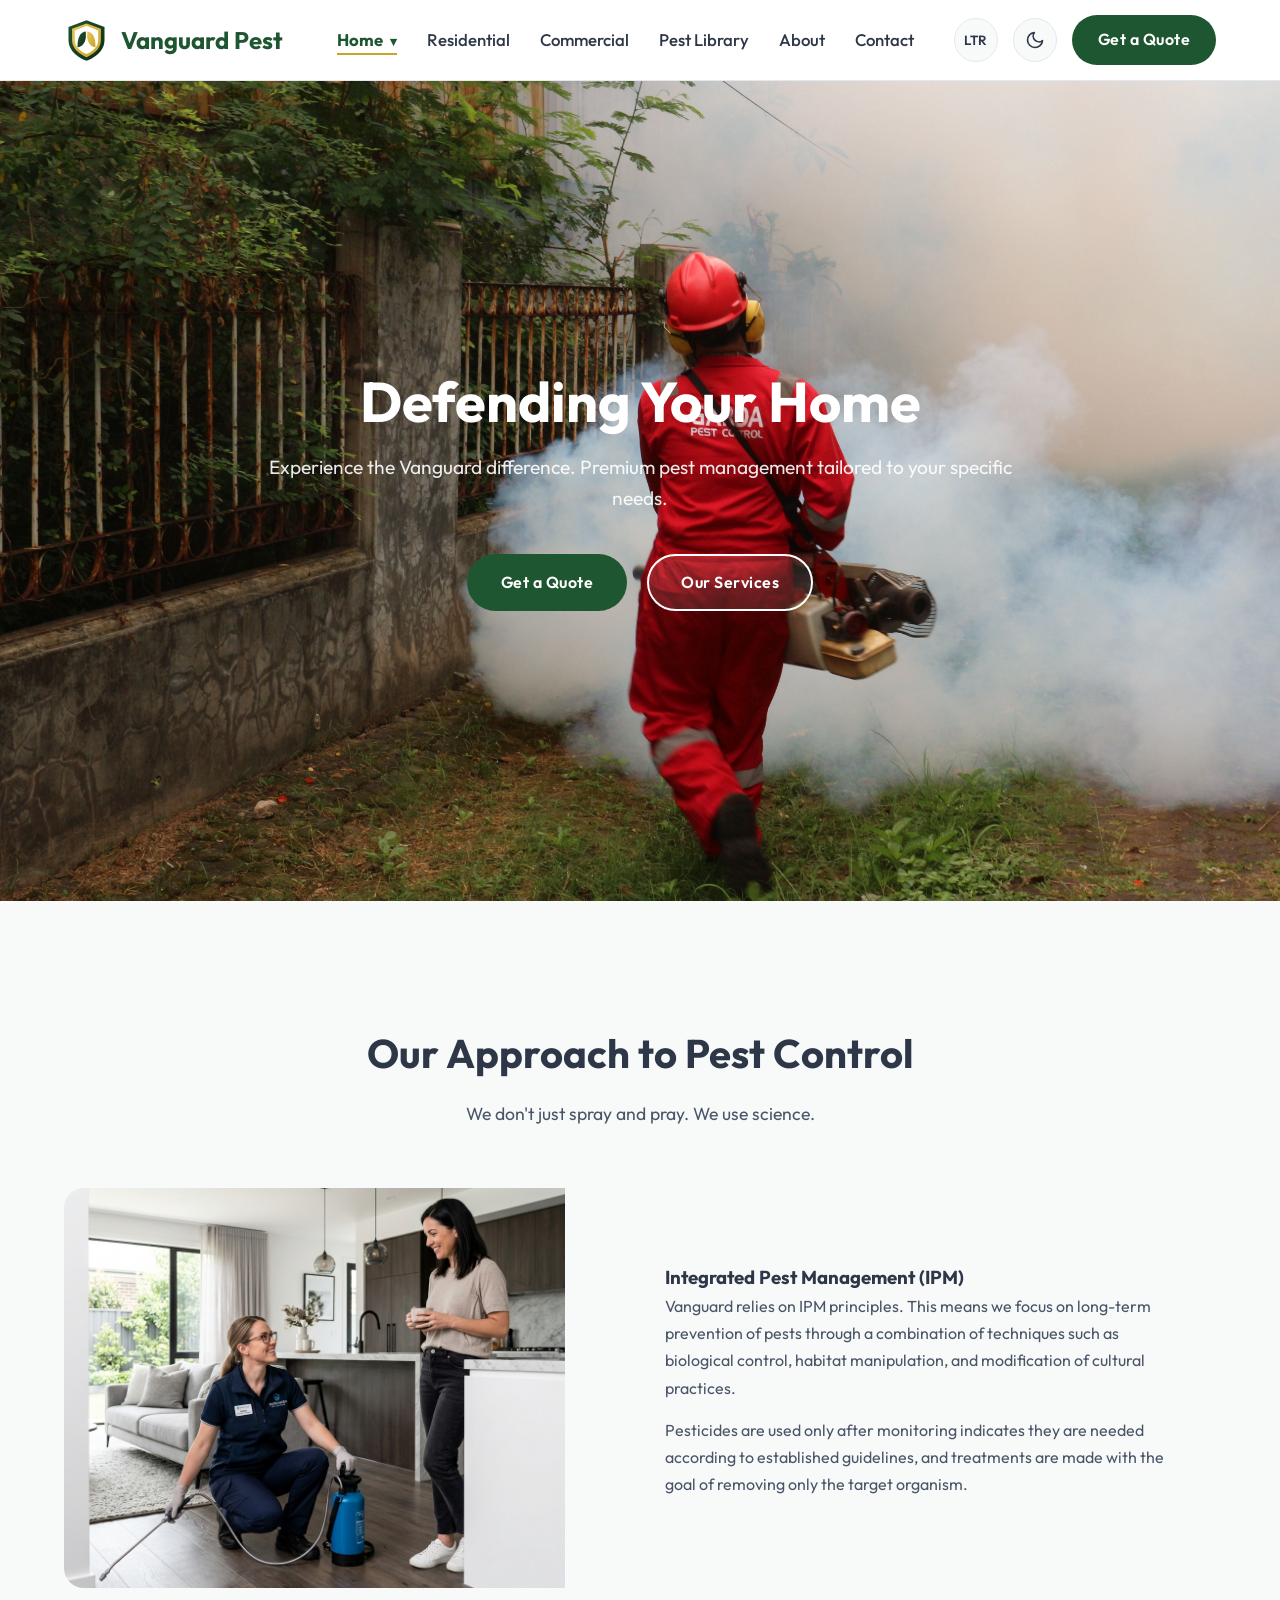
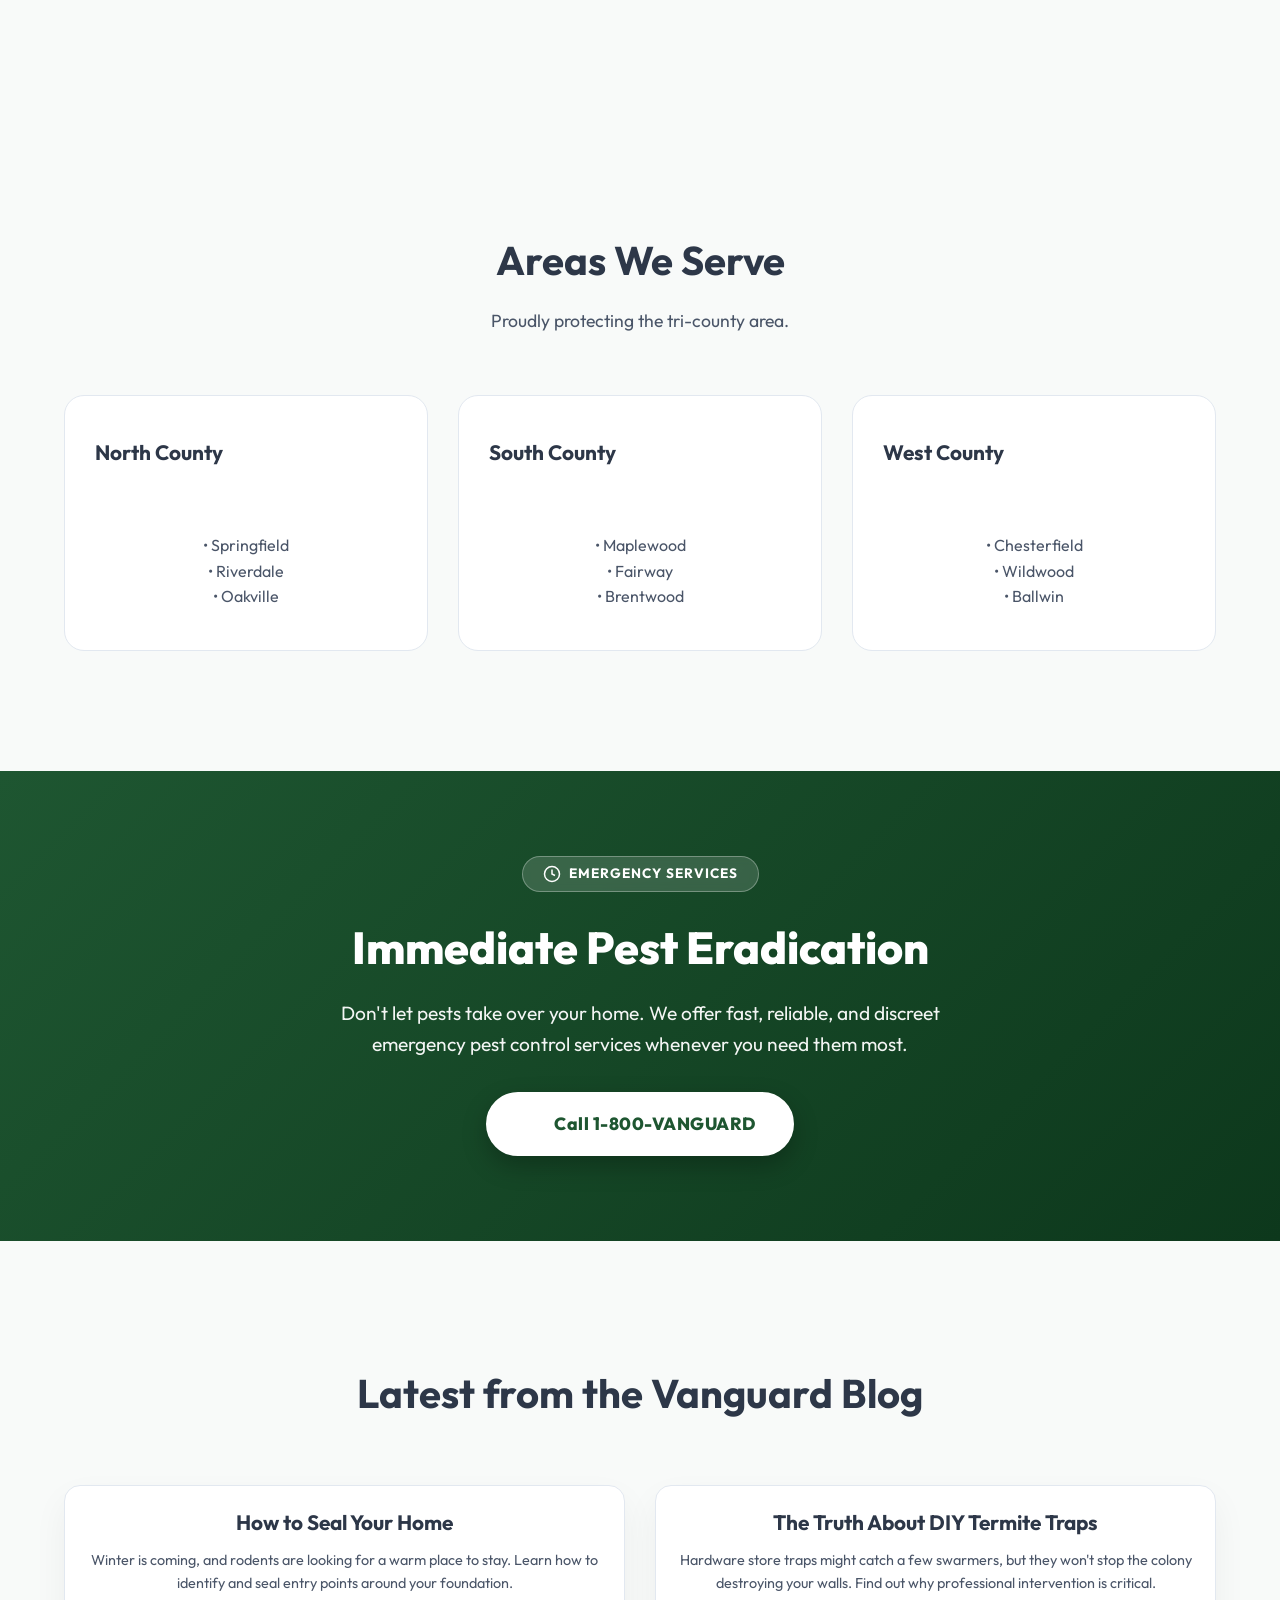
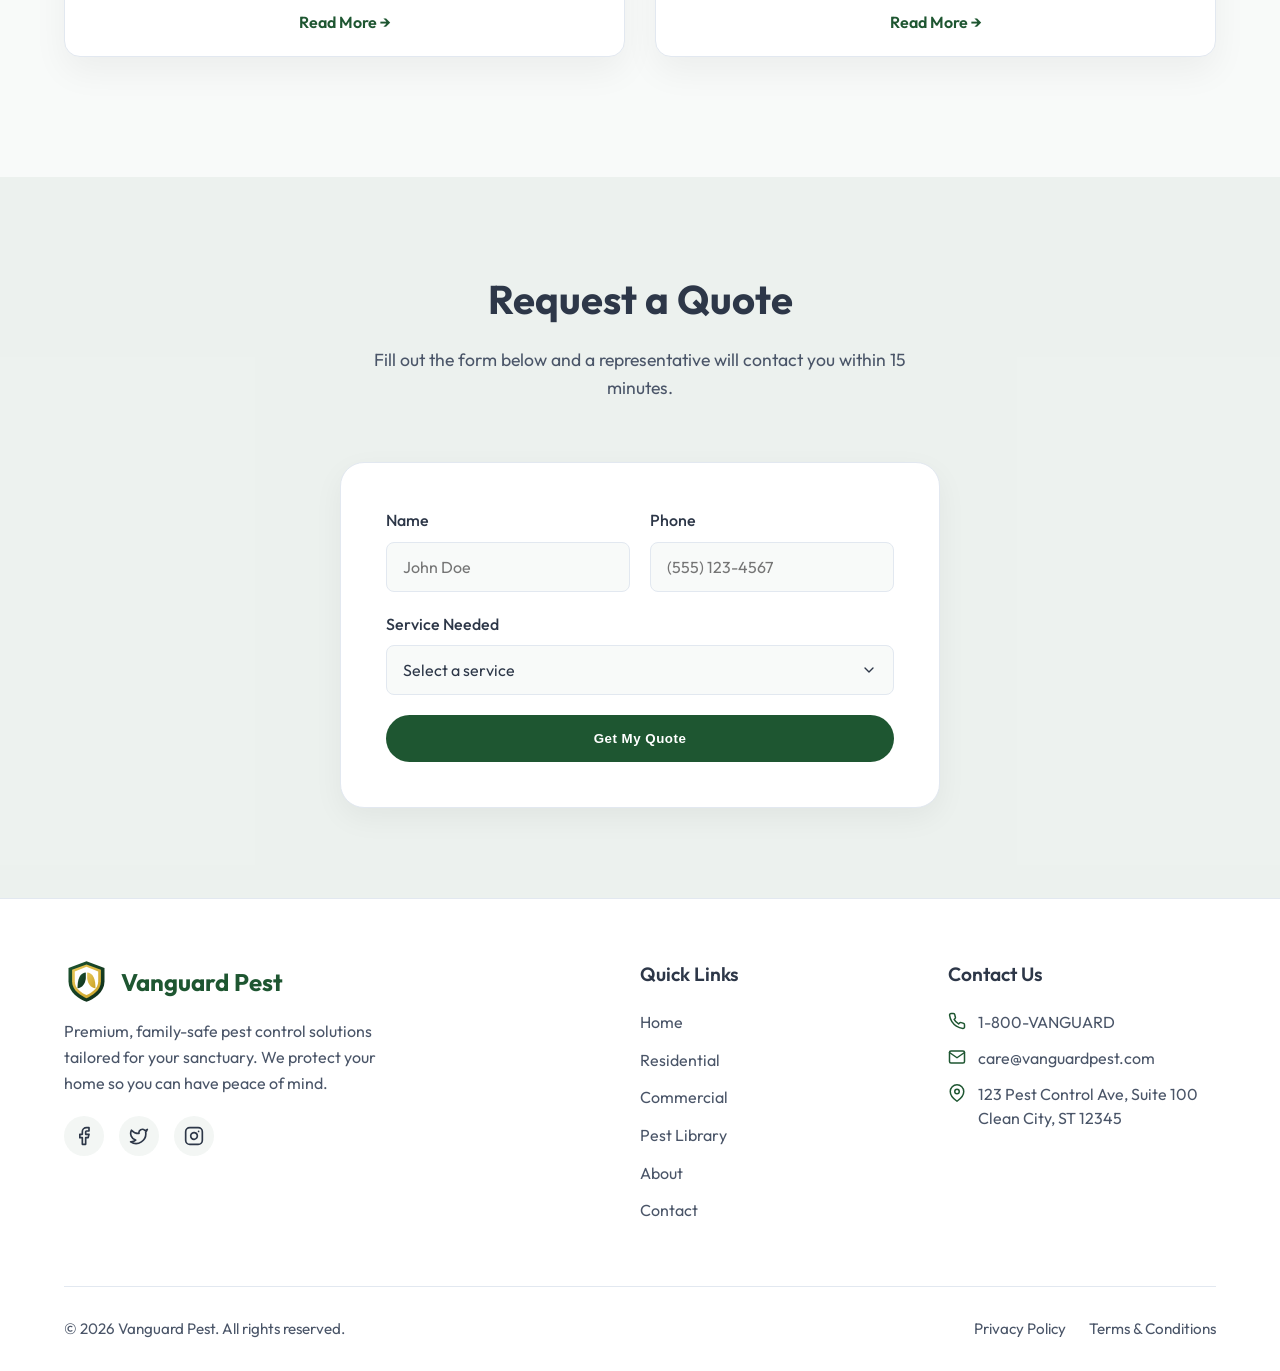
<file: home2.html>
<!DOCTYPE html>
<html lang="en" dir="ltr">
<head>
    <meta charset="UTF-8">
    <meta name="viewport" content="width=device-width, initial-scale=1.0">
    <title>Vanguard Pest - Premium Pest Control</title>
    <meta name="description" content="Professional, reliable, and premium pest control services. Book a visit for cockroach, termite, rodent, and mosquito treatments.">
    <!-- Google Fonts: Outfit -->
    <link rel="preconnect" href="https://fonts.googleapis.com">
    <link rel="preconnect" href="https://fonts.gstatic.com" crossorigin>
    <link href="https://fonts.googleapis.com/css2?family=Outfit:wght@300;400;500;600;700&display=swap" rel="stylesheet">
    <link rel="stylesheet" href="css/style.css">

    <link rel="icon" href="assets/logo.svg" type="image/svg+xml">

  <style>
    /* Full Height Hero Fix */
    .hero-centered {
      min-height: calc(100vh - 80px) !important;
      display: flex !important;
      background-size: cover !important;
      background-position: center !important;
      background-repeat: no-repeat !important;
      align-items: center !important;
    }
    .hero-centered > .container {
      width: 100%;
    }
  </style>
</head>
<body class="light-theme">

        <!-- Header Section -->
    <header class="main-header">
        <div class="container header-container">
            <!-- Logo -->
            <div class="logo">
                <a href="index.html"><img src="assets/logo.svg" alt="Vanguard Pest Logo"> <span class="brand-name">Vanguard Pest</span></a>
            </div>

            <!-- Navigation -->
            <nav class="main-nav">
                <ul class="nav-links">
                    <li class="dropdown">
                        <a href="#" class="nav-item">Home <span class="arrow">&#9662;</span></a>
                        <ul class="dropdown-menu">
                            <li><a href="index.html">Home 1</a></li>
                            <li><a href="home2.html">Home 2</a></li>
                        </ul>
                    </li>
                    <li><a href="services.html" class="nav-item">Residential</a></li>
                    <li><a href="commercial.html" class="nav-item">Commercial</a></li>
                    <li><a href="pest-library.html" class="nav-item">Pest Library</a></li>
                    <li><a href="about.html" class="nav-item">About</a></li>
                    <li><a href="contact.html" class="nav-item">Contact</a></li>
                </ul>

                <!-- Toggles -->
                <div class="header-toggles">
                    <button id="rtl-toggle" class="toggle-btn" aria-label="Toggle RTL/LTR">
                        <span class="active-mode">LTR</span>
                    </button>
                    <button id="theme-toggle" class="toggle-btn theme-btn" aria-label="Toggle Theme">
                        <svg class="moon-icon" xmlns="http://www.w3.org/2000/svg" width="20" height="20" viewBox="0 0 24 24" fill="none" stroke="currentColor" stroke-width="2" stroke-linecap="round" stroke-linejoin="round"><path d="M21 12.79A9 9 0 1 1 11.21 3 7 7 0 0 0 21 12.79z"></path></svg>
                        <svg class="sun-icon" xmlns="http://www.w3.org/2000/svg" width="20" height="20" viewBox="0 0 24 24" fill="none" stroke="currentColor" stroke-width="2" stroke-linecap="round" stroke-linejoin="round"><circle cx="12" cy="12" r="5"></circle><line x1="12" y1="1" x2="12" y2="3"></line><line x1="12" y1="21" x2="12" y2="23"></line><line x1="4.22" y1="4.22" x2="5.64" y2="5.64"></line><line x1="18.36" y1="18.36" x2="19.78" y2="19.78"></line><line x1="1" y1="12" x2="3" y2="12"></line><line x1="21" y1="12" x2="23" y2="12"></line><line x1="4.22" y1="19.78" x2="5.64" y2="18.36"></line><line x1="18.36" y1="5.64" x2="19.78" y2="4.22"></line></svg>
                    </button>
                    <a href="contact.html" class="btn btn-primary nav-cta">Get a Quote</a>
                </div>
            </nav>

            <!-- Mobile Hamburger -->
            <button class="hamburger" id="hamburger-btn" aria-label="Toggle Menu">
                <span></span><span></span><span></span>
            </button>
        </div>
    </header>


    
    <!-- 1. Hero Section Centered -->
    <section class="hero-centered" style="background-image: url('assets/herr.jpg');">
        <div class="container hero-content">
            <h1 class="hero-title">Defending Your <span class="highlight">Home</span></h1>
            <p class="hero-subtitle">Experience the Vanguard difference. Premium pest management tailored to your specific needs.</p>
            <div class="hero-actions">
                <a href="#quote" class="btn btn-primary">Get a Quote</a>
                <a href="services.html" class="btn btn-outline" style="background: rgba(255,255,255,0.1); color: white;">Our Services</a>
            </div>
        </div>
    </section>

    <!-- 2. Our Approach -->
    <section class="section">
        <div class="container">
            <div class="section-header">
                <h2>Our Approach to Pest Control</h2>
                <p>We don't just spray and pray. We use science.</p>
            </div>
            <div class="about-story" style="background: none; border: none; box-shadow: none;">
                <div class="story-image" style="background-image: url('assets/hero_about.png');"></div>
                <div class="story-content">
                    <h3>Integrated Pest Management (IPM)</h3>
                    <p>Vanguard relies on IPM principles. This means we focus on long-term prevention of pests through a combination of techniques such as biological control, habitat manipulation, and modification of cultural practices.</p>
                    <p>Pesticides are used only after monitoring indicates they are needed according to established guidelines, and treatments are made with the goal of removing only the target organism.</p>
                </div>
            </div>
        </div>
    </section>

    <!-- 3. Service Areas -->
    <section class="section bg-secondary">
        <div class="container">
            <div class="section-header">
                <h2>Areas We Serve</h2>
                <p>Proudly protecting the tri-county area.</p>
            </div>
            <div class="values-grid">
                <div class="value-card">
                    <h3>North County</h3>
                    <ul style="list-style: none; padding: 0; color: var(--text-secondary); margin-top: 10px;">
                        <li>• Springfield</li>
                        <li>• Riverdale</li>
                        <li>• Oakville</li>
                    </ul>
                </div>
                <div class="value-card">
                    <h3>South County</h3>
                    <ul style="list-style: none; padding: 0; color: var(--text-secondary); margin-top: 10px;">
                        <li>• Maplewood</li>
                        <li>• Fairway</li>
                        <li>• Brentwood</li>
                    </ul>
                </div>
                <div class="value-card">
                    <h3>West County</h3>
                    <ul style="list-style: none; padding: 0; color: var(--text-secondary); margin-top: 10px;">
                        <li>• Chesterfield</li>
                        <li>• Wildwood</li>
                        <li>• Ballwin</li>
                    </ul>
                </div>
            </div>
        </div>
    </section>

    <!-- 4. Emergency Services -->
    <section class="section emergency-section">
        <div class="container emergency-container">
            <div class="emergency-badge">
                <svg xmlns="http://www.w3.org/2000/svg" width="18" height="18" viewBox="0 0 24 24" fill="none" stroke="currentColor" stroke-width="2"><circle cx="12" cy="12" r="10"/><polyline points="12 6 12 12 16 14"/></svg>
                <span>EMERGENCY SERVICES</span>
            </div>
            <h2>Immediate Pest Eradication</h2>
            <p>Don't let pests take over your home. We offer fast, reliable, and discreet emergency pest control services whenever you need them most.</p>
            <div class="emergency-actions">
                <a href="tel:18008264827" class="btn emergency-btn">
                    <svg xmlns="http://www.w3.org/2000/svg" width="20" height="20" viewBox="0 0 24 24" fill="none" stroke="currentColor" stroke-width="2"><path d="M22 16.92v3a2 2 0 0 1-2.18 2 19.79 19.79 0 0 1-8.63-3.07 19.5 19.5 0 0 1-6-6 19.79 19.79 0 0 1-3.07-8.67A2 2 0 0 1 4.11 2h3a2 2 0 0 1 2 1.72 12.84 12.84 0 0 0 .7 2.81 2 2 0 0 1-.45 2.11L8.09 9.91a16 16 0 0 0 6 6l1.27-1.27a2 2 0 0 1 2.11-.45 12.84 12.84 0 0 0 2.81.7A2 2 0 0 1 22 16.92z"/></svg>
                    Call 1-800-VANGUARD
                </a>
            </div>
        </div>
    </section>

    <!-- 5. Pest Control Tips -->
    <section class="section">
        <div class="container">
            <div class="section-header">
                <h2>Latest from the Vanguard Blog</h2>
            </div>
            <div class="treatment-grid">
                <div class="treatment-card" style="padding: 20px;">
                    <h3 style="margin-bottom: 10px;">How to Seal Your Home</h3>
                    <p style="font-size: 0.9rem; margin-bottom: 15px;">Winter is coming, and rodents are looking for a warm place to stay. Learn how to identify and seal entry points around your foundation.</p>
                    <a href="#" style="color: var(--brand-primary); font-weight: 600;">Read More &rarr;</a>
                </div>
                <div class="treatment-card" style="padding: 20px;">
                    <h3 style="margin-bottom: 10px;">The Truth About DIY Termite Traps</h3>
                    <p style="font-size: 0.9rem; margin-bottom: 15px;">Hardware store traps might catch a few swarmers, but they won't stop the colony destroying your walls. Find out why professional intervention is critical.</p>
                    <a href="#" style="color: var(--brand-primary); font-weight: 600;">Read More &rarr;</a>
                </div>
            </div>
        </div>
    </section>

    <!-- 6. Lead Gen Form -->
    <section id="quote" class="section bg-secondary booking-section">
        <div class="container booking-container" style="display: block;">
            <div class="section-header" style="text-align: center;">
                <h2>Request a Quote</h2>
                <p>Fill out the form below and a representative will contact you within 15 minutes.</p>
            </div>
            <div class="booking-form-wrapper" style="max-width: 600px; margin: 0 auto;">
                <form class="booking-form" id="booking-form">
                    <div class="form-row">
                        <div class="form-group">
                            <label for="name">Name</label>
                            <input type="text" id="name" placeholder="John Doe" required>
                        </div>
                        <div class="form-group">
                            <label for="phone">Phone</label>
                            <input type="tel" id="phone" placeholder="(555) 123-4567" required>
                        </div>
                    </div>
                    <div class="form-group">
                        <label for="service">Service Needed</label>
                        <select id="service" required>
                            <option value="">Select a service</option>
                            <option value="residential">Residential Control</option>
                            <option value="commercial">Commercial Control</option>
                            <option value="termite">Termite Inspection</option>
                        </select>
                    </div>
                    <button type="submit" class="btn btn-primary btn-block submit-btn">Get My Quote</button>
                </form>
            </div>
        </div>
    </section>
<!-- Footer -->
    <footer class="main-footer">
        <div class="container footer-container">
            <div class="footer-col brand-col">
                <div class="logo">
                    <a href="index.html"><img src="assets/logo.svg" alt="Vanguard Pest Logo"> <span class="brand-name">Vanguard Pest</span></a>
                </div>
                <p class="brand-desc">Premium, family-safe pest control solutions tailored for your sanctuary. We protect your home so you can have peace of mind.</p>
                <div class="social-icons">
                    <a href="#" aria-label="Facebook">
                        <svg xmlns="http://www.w3.org/2000/svg" width="20" height="20" viewBox="0 0 24 24" fill="none" stroke="currentColor" stroke-width="2" stroke-linecap="round" stroke-linejoin="round"><path d="M18 2h-3a5 5 0 0 0-5 5v3H7v4h3v8h4v-8h3l1-4h-4V7a1 1 0 0 1 1-1h3z"></path></svg>
                    </a>
                    <a href="#" aria-label="Twitter">
                        <svg xmlns="http://www.w3.org/2000/svg" width="20" height="20" viewBox="0 0 24 24" fill="none" stroke="currentColor" stroke-width="2" stroke-linecap="round" stroke-linejoin="round"><path d="M22 4s-.7 2.1-2 3.4c1.6 10-9.4 17.3-18 11.6 2.2.1 4.4-.6 6-2C3 15.5.5 9.6 3 5c2.2 2.6 5.6 4.1 9 4-.9-4.2 4-6.6 7-3.8 1.1 0 3-1.2 3-1.2z"></path></svg>
                    </a>
                    <a href="#" aria-label="Instagram">
                        <svg xmlns="http://www.w3.org/2000/svg" width="20" height="20" viewBox="0 0 24 24" fill="none" stroke="currentColor" stroke-width="2" stroke-linecap="round" stroke-linejoin="round"><rect x="2" y="2" width="20" height="20" rx="5" ry="5"></rect><path d="M16 11.37A4 4 0 1 1 12.63 8 4 4 0 0 1 16 11.37z"></path><line x1="17.5" y1="6.5" x2="17.51" y2="6.5"></line></svg>
                    </a>
                </div>
            </div>
            
            <div class="footer-col links-col">
                <h4>Quick Links</h4>
                <ul>
                    <li><a href="index.html">Home</a></li>
                    <li><a href="services.html">Residential</a></li>
                    <li><a href="commercial.html">Commercial</a></li>
                    <li><a href="pest-library.html">Pest Library</a></li>
                    <li><a href="about.html">About</a></li>
                    <li><a href="contact.html">Contact</a></li>
                </ul>
            </div>
            
            <div class="footer-col contact-col">
                <h4>Contact Us</h4>
                <ul>
                    <li>
                        <a href="tel:18008264827">
                            <svg xmlns="http://www.w3.org/2000/svg" width="18" height="18" viewBox="0 0 24 24" fill="none" stroke="currentColor" stroke-width="2" stroke-linecap="round" stroke-linejoin="round"><path d="M22 16.92v3a2 2 0 0 1-2.18 2 19.79 19.79 0 0 1-8.63-3.07 19.5 19.5 0 0 1-6-6 19.79 19.79 0 0 1-3.07-8.67A2 2 0 0 1 4.11 2h3a2 2 0 0 1 2 1.72 12.84 12.84 0 0 0 .7 2.81 2 2 0 0 1-.45 2.11L8.09 9.91a16 16 0 0 0 6 6l1.27-1.27a2 2 0 0 1 2.11-.45 12.84 12.84 0 0 0 2.81.7A2 2 0 0 1 22 16.92z"></path></svg>
                            1-800-VANGUARD
                        </a>
                    </li>
                    <li>
                        <a href="mailto:care@vanguardpest.com">
                            <svg xmlns="http://www.w3.org/2000/svg" width="18" height="18" viewBox="0 0 24 24" fill="none" stroke="currentColor" stroke-width="2" stroke-linecap="round" stroke-linejoin="round"><path d="M4 4h16c1.1 0 2 .9 2 2v12c0 1.1-.9 2-2 2H4c-1.1 0-2-.9-2-2V6c0-1.1.9-2 2-2z"></path><polyline points="22,6 12,13 2,6"></polyline></svg>
                            care@vanguardpest.com
                        </a>
                    </li>
                    <li>
                        <div class="contact-address">
                            <svg xmlns="http://www.w3.org/2000/svg" width="18" height="18" viewBox="0 0 24 24" fill="none" stroke="currentColor" stroke-width="2" stroke-linecap="round" stroke-linejoin="round"><path d="M21 10c0 7-9 13-9 13s-9-6-9-13a9 9 0 0 1 18 0z"></path><circle cx="12" cy="10" r="3"></circle></svg>
                            <span>123 Pest Control Ave, Suite 100<br>Clean City, ST 12345</span>
                        </div>
                    </li>
                </ul>
            </div>
        </div>

        <div class="container">
            <div class="footer-bottom">
                <p>&copy; 2026 Vanguard Pest. All rights reserved.</p>
                <div class="footer-legal">
                    <a href="#">Privacy Policy</a>
                    <a href="#">Terms & Conditions</a>
                </div>
            </div>
        </div>
    </footer>


    <script src="js/script.js"></script>
</body>
</html>
</file>
<file: css/style.css>
/* 
   Aura Pest Solutions - Premium Stylesheet
   Designed for Light & Dark Mode, LTR & RTL support.
*/

:root {
    /* Light Theme Variables (Default) */
    --bg-primary: #f8faf9;
    --bg-secondary: #ffffff;
    --text-primary: #2d3748;
    --text-secondary: #4a5568;
    --brand-primary: #1e5631; /* Deep Forest Green */
    --brand-secondary: #cba328; /* Premium Gold/Amber */
    --border-color: #e2e8f0;
    --card-shadow: 0 10px 30px rgba(0,0,0,0.05);
    --hover-overlay: rgba(30, 86, 49, 0.05);
}

.dark-theme {
    /* Dark Theme Variables */
    --bg-primary: #0f172a;
    --bg-secondary: #1e293b;
    --text-primary: #f8fafc;
    --text-secondary: #cbd5e1;
    --brand-primary: #4ade80; /* Lighter Sage/Mint Green for Dark mode */
    --brand-secondary: #fcd34d; /* Bright Gold */
    --border-color: #334155;
    --card-shadow: 0 10px 30px rgba(0,0,0,0.3);
    --hover-overlay: rgba(255, 255, 255, 0.05);
}

/* Base Reset & Typography */
* {
    margin: 0;
    padding: 0;
    box-sizing: border-box;
}

body {
    font-family: 'Outfit', sans-serif;
    line-height: 1.6;
    color: var(--text-primary);
    background-color: var(--bg-primary);
    transition: background-color 0.3s ease, color 0.3s ease;
    overflow-x: hidden;
}

.svg-icon {
    width: 48px;
    height: 48px;
    color: var(--brand-primary);
    margin-bottom: 15px;
}

.svg-icon-sm {
    width: 24px;
    height: 24px;
    color: var(--brand-primary);
}

.svg-icon-tiny {
    width: 16px;
    height: 16px;
    vertical-align: middle;
}

a {
    text-decoration: none;
    color: inherit;
    transition: color 0.3s ease;
}

ul {
    list-style: none;
}

.text-center {
    text-align: center !important;
}

.container {
    width: 90%;
    max-width: 1200px;
    margin: 0 auto;
}

.section {
    padding: 120px 0;
}

.section-header {
    text-align: center;
    margin-bottom: 60px;
}

.section-header h2 {
    font-size: 2.5rem;
    font-weight: 700;
    margin-bottom: 15px;
    color: var(--text-primary);
}

.section-header p {
    font-size: 1.1rem;
    color: var(--text-secondary);
    max-width: 600px;
    margin: 0 auto;
}

/* Buttons */
.btn {
    display: inline-block;
    padding: 14px 32px;
    border-radius: 50px;
    font-weight: 600;
    letter-spacing: 0.5px;
    cursor: pointer;
    transition: all 0.3s ease;
    border: 2px solid transparent;
}

.btn-primary {
    background-color: var(--brand-primary);
    color: #ffffff;
}

.dark-theme .btn-primary {
    color: #0f172a;
}

.btn-primary:hover {
    background-color: var(--brand-secondary);
    color: #0f172a;
    transform: translateY(-2px);
    box-shadow: 0 10px 20px rgba(0,0,0,0.1);
}

.btn-secondary {
    background-color: #ffffff;
    color: var(--text-primary);
    border-color: #ffffff;
}

.btn-secondary:hover {
    background-color: transparent;
    color: #ffffff;
    border-color: #ffffff;
}

.btn-outline {
    background-color: transparent;
    border-color: var(--brand-primary);
    color: var(--brand-primary);
}

.btn-outline:hover {
    background-color: var(--brand-primary);
    color: #ffffff;
    transform: translateY(-2px);
    box-shadow: 0 10px 20px rgba(0,0,0,0.1);
}

.dark-theme .btn-outline:hover {
    color: #0f172a;
}

/* Header */
.main-header {
    background-color: var(--bg-secondary);
    border-bottom: 1px solid var(--border-color);
    position: sticky;
    top: 0;
    z-index: 1000;
    transition: all 0.4s ease;
}

.header-container {
    display: flex;
    justify-content: space-between;
    align-items: center;
    height: 80px;
}

.logo a {
    display: flex;
    align-items: center;
    gap: 12px;
}

.logo .brand-name {
    font-size: 1.5rem;
    font-weight: 700;
    color: var(--brand-primary);
}

.logo img {
    height: 45px;
    display: block;
    transition: transform 0.3s ease;
}

.logo img:hover {
    transform: scale(1.05);
}

.main-nav {
    display: flex;
    align-items: center;
    gap: 40px;
}

.nav-links {
    display: flex;
    gap: 30px;
}

.nav-item {
    font-weight: 500;
    font-size: 1.05rem;
    position: relative;
    padding: 10px 0;
}

.nav-item::after {
    content: '';
    position: absolute;
    width: 0;
    height: 2px;
    bottom: 5px;
    background-color: var(--brand-secondary);
    transition: width 0.3s ease;
}

.nav-item:hover::after,
.nav-item.active::after {
    width: 100%;
}

.nav-item.active {
    color: var(--brand-primary);
    font-weight: 700;
}

[dir="ltr"] .nav-item::after { left: 0; }
[dir="rtl"] .nav-item::after { right: 0; }

/* Dropdown */
.dropdown {
    position: relative;
}

.arrow {
    font-size: 0.8em;
    margin-left: 4px;
}
[dir="rtl"] .arrow { margin-left: 0; margin-right: 4px; }

.dropdown-menu {
    position: absolute;
    top: 100%;
    background-color: var(--bg-secondary);
    box-shadow: var(--card-shadow);
    border-radius: 8px;
    min-width: 150px;
    opacity: 0;
    visibility: hidden;
    transform: translateY(10px);
    transition: all 0.3s ease;
    border: 1px solid var(--border-color);
}

[dir="ltr"] .dropdown-menu { left: 0; }
[dir="rtl"] .dropdown-menu { right: 0; }

.dropdown:hover .dropdown-menu {
    opacity: 1;
    visibility: visible;
    transform: translateY(0);
}

.dropdown-menu li a {
    display: block;
    padding: 12px 20px;
    font-weight: 400;
    border-bottom: 1px solid var(--border-color);
    transition: background 0.3s;
}

.dropdown-menu li:last-child a {
    border-bottom: none;
}

.dropdown-menu li a:hover {
    background-color: var(--hover-overlay);
    color: var(--brand-primary);
}

/* Header Toggles */
.header-toggles {
    display: flex;
    align-items: center;
    gap: 15px;
}

.toggle-btn {
    background: var(--bg-primary);
    border: 1px solid var(--border-color);
    color: var(--text-primary);
    width: 44px;
    height: 44px;
    border-radius: 50%;
    display: flex;
    justify-content: center;
    align-items: center;
    cursor: pointer;
    transition: all 0.3s ease;
    font-family: inherit;
    font-weight: 600;
}

.toggle-btn:hover {
    background: var(--hover-overlay);
    transform: translateY(-2px);
}

.theme-btn .moon-icon { display: block; }
.theme-btn .sun-icon { display: none; }

.dark-theme .theme-btn .moon-icon { display: none; }
.dark-theme .theme-btn .sun-icon { display: block; color: var(--brand-secondary); }

/* Hero Section */
.hero {
    position: relative;
    padding: 150px 0;
    display: flex;
    align-items: center;
    color: #ffffff;
    overflow: hidden;
}

.hero-bg {
    position: absolute;
    top: 0;
    left: 0;
    width: 100%;
    height: 100%;
    background-size: cover;
    background-position: center;
    z-index: -2;
}

.hero::before {
    content: '';
    position: absolute;
    top: 0;
    left: 0;
    width: 100%;
    height: 100%;
    background: linear-gradient(90deg, rgba(15,23,42,0.85) 0%, rgba(15,23,42,0.4) 100%);
    z-index: -1;
}

[dir="rtl"] .hero::before {
    background: linear-gradient(-90deg, rgba(15,23,42,0.85) 0%, rgba(15,23,42,0.4) 100%);
}

.hero-content {
    max-width: 650px;
    animation: fadeInUp 1s ease-out;
}

.hero-title {
    font-size: 3.5rem;
    line-height: 1.1;
    font-weight: 700;
    margin-bottom: 20px;
}

.hero-subtitle {
    font-size: 1.2rem;
    margin-bottom: 40px;
    color: rgba(255,255,255,0.9);
}

.hero-actions {
    display: flex;
    gap: 20px;
}

.hero-actions .btn-outline {
    border-color: #ffffff;
    color: #ffffff;
}

.hero-actions .btn-outline:hover {
    background-color: #ffffff;
    color: #0f172a;
    border-color: #ffffff;
}

/* Hero Centered Section */
.hero-centered {
    position: relative;
    padding: 180px 0;
    display: flex;
    align-items: center;
    justify-content: center;
    text-align: center;
    color: #ffffff;
    overflow: hidden;
}

.hero-centered::before {
    content: '';
    position: absolute;
    top: 0;
    left: 0;
    width: 100%;
    height: 100%;
    background: rgba(15,23,42,0.6);
    z-index: -1;
}

.hero-centered .hero-content {
    max-width: 800px;
    z-index: 1;
    animation: fadeInUp 1s ease-out;
}

.hero-centered .hero-actions {
    justify-content: center;
}

/* Treatment Types */
.treatment-grid {
    display: grid;
    grid-template-columns: repeat(auto-fit, minmax(250px, 1fr));
    gap: 30px;
}

.treatment-card {
    background-color: var(--bg-secondary);
    border-radius: 16px;
    padding: 30px;
    text-align: center;
    box-shadow: 0 15px 35px rgba(0,0,0,0.05);
    border: 1px solid var(--border-color);
    transition: all 0.3s ease;
}

.treatment-img {
    width: 100%;
    height: 220px;
    object-fit: cover;
    border-radius: 12px;
    margin-bottom: 25px;
}

/* About Page Styles */
.about-story {
    display: flex;
    gap: 50px;
    align-items: center;
    background-color: var(--bg-secondary);
    border-radius: 20px;
    overflow: hidden;
    box-shadow: 0 20px 40px rgba(0,0,0,0.03);
    border: 1px solid var(--border-color);
}

.story-image {
    flex: 1;
    min-height: 400px;
    background-size: cover;
    background-position: center;
}

.story-content {
    flex: 1;
    padding: 50px;
}

.story-content h2 {
    color: var(--text-primary);
    font-size: 2.2rem;
    margin-bottom: 20px;
}

.story-content p {
    color: var(--text-secondary);
    margin-bottom: 15px;
    line-height: 1.7;
}

.values-grid {
    display: grid;
    grid-template-columns: repeat(auto-fit, minmax(220px, 1fr));
    gap: 30px;
    margin-top: 40px;
}

.value-card {
    background-color: var(--bg-secondary);
    padding: 40px 30px;
    border-radius: 20px;
    text-align: center;
    border: 1px solid var(--border-color);
    transition: transform 0.3s ease, box-shadow 0.3s ease;
    display: flex;
    flex-direction: column;
}

.value-card:hover {
    transform: translateY(-8px);
    box-shadow: 0 20px 40px rgba(0,0,0,0.08);
    border-color: var(--brand-primary);
}

.value-icon {
    font-size: 3rem;
    margin-bottom: 20px;
}

.value-card h3 {
    color: var(--text-primary);
    margin-bottom: 15px;
    font-size: 1.3rem;
    min-height: 72px;
    display: flex;
    align-items: flex-start;
}

.value-card p {
    color: var(--text-secondary);
    font-size: 0.95rem;
    line-height: 1.6;
}

/* Detailed Services (Services Page) */
.detailed-services-container {
    display: flex;
    flex-direction: column;
    gap: 40px;
}
.detailed-service-row {
    display: flex;
    gap: 30px;
    background-color: var(--bg-secondary);
    border-radius: 20px;
    padding: 40px;
    border: 1px solid var(--border-color);
    box-shadow: 0 15px 35px rgba(0,0,0,0.03);
    align-items: center;
}
.detailed-service-icon {
    flex-shrink: 0;
    width: 120px;
    height: 120px;
    display: flex;
    align-items: center;
    justify-content: center;
    background-color: var(--bg-primary);
    border-radius: 20px;
}
.detailed-service-icon img {
    width: 70px;
}
.detailed-service-content {
    flex: 1;
}
.detailed-service-content h3 {
    color: var(--text-primary);
    font-size: 1.8rem;
    margin-bottom: 15px;
}
.detailed-service-content p {
    color: var(--text-secondary);
    line-height: 1.7;
    margin-bottom: 20px;
}
.detailed-service-list {
    list-style: none;
    padding: 0;
    display: grid;
    grid-template-columns: 1fr 1fr;
    gap: 10px;
}
.detailed-service-list li {
    color: var(--text-secondary);
    display: flex;
    align-items: center;
    gap: 8px;
}
.detailed-service-list li::before {
    content: '✓';
    color: var(--brand-primary);
    font-weight: bold;
}

/* Contact Page Styles */
.contact-page-layout {
    display: grid;
    grid-template-columns: 1fr 1.2fr;
    gap: 60px;
    align-items: flex-start;
}
.contact-info-col h2 {
    color: var(--text-primary);
    font-size: 2.2rem;
    margin-bottom: 15px;
}
.contact-info-col > p {
    color: var(--text-secondary);
    margin-bottom: 40px;
    line-height: 1.6;
}
.contact-details-list {
    display: flex;
    flex-direction: column;
    gap: 30px;
}
.contact-detail-item {
    display: flex;
    gap: 20px;
    align-items: flex-start;
}
.contact-detail-item .icon {
    font-size: 1.8rem;
    width: 60px;
    height: 60px;
    background-color: var(--bg-secondary);
    border-radius: 15px;
    display: flex;
    align-items: center;
    justify-content: center;
    border: 1px solid var(--border-color);
}
.contact-detail-item h4 {
    color: var(--text-primary);
    font-size: 1.2rem;
    margin-bottom: 5px;
}
.contact-detail-item p {
    color: var(--text-secondary);
    line-height: 1.5;
}
.contact-detail-item a {
    color: var(--brand-primary);
    text-decoration: none;
    font-weight: 500;
}

/* FAQ Accordion */
.faq-accordion {
    max-width: 800px;
    margin: 0 auto;
    display: flex;
    flex-direction: column;
    gap: 15px;
}
.faq-item {
    background-color: var(--bg-primary);
    border-radius: 12px;
    border: 1px solid var(--border-color);
    overflow: hidden;
}
.faq-question {
    width: 100%;
    text-align: left;
    padding: 20px 25px;
    background: none;
    border: none;
    font-size: 1.1rem;
    font-weight: 500;
    color: var(--text-primary);
    font-family: inherit;
    cursor: pointer;
    display: flex;
    justify-content: space-between;
    align-items: center;
    transition: background-color 0.3s;
}
.faq-question:hover {
    background-color: var(--hover-overlay);
}
.toggle-icon {
    font-size: 1.4rem;
    color: var(--brand-primary);
    transition: transform 0.3s;
}
.faq-answer {
    max-height: 0;
    overflow: hidden;
    transition: max-height 0.4s ease;
}
.faq-answer p {
    padding: 0 25px 25px;
    color: var(--text-secondary);
    line-height: 1.6;
    margin: 0;
}
.faq-item.active .faq-answer {
    max-height: 200px;
}
.faq-item.active .toggle-icon {
    transform: rotate(45deg);
}

/* Pest Library */
.pest-grid {
    display: grid;
    grid-template-columns: repeat(auto-fit, minmax(320px, 1fr));
    gap: 30px;
}
.pest-card {
    background-color: var(--bg-secondary);
    border-radius: 16px;
    border: 1px solid var(--border-color);
    box-shadow: 0 10px 25px rgba(0,0,0,0.03);
    padding: 30px;
    display: flex;
    align-items: center;
    gap: 20px;
    transition: transform 0.3s ease;
}
.pest-card:hover {
    transform: translateY(-5px);
}
.pest-icon {
    font-size: 2.5rem;
    flex-shrink: 0;
    width: 60px;
    height: 60px;
    background-color: var(--bg-primary);
    border-radius: 12px;
    display: flex;
    align-items: center;
    justify-content: center;
    border: 1px solid var(--border-color);
}
.pest-info h3 {
    color: var(--text-primary);
    margin-bottom: 5px;
    font-size: 1.4rem;
}
.danger-badge {
    display: inline-block;
    padding: 4px 10px;
    border-radius: 20px;
    font-size: 0.8rem;
    font-weight: 600;
    margin-bottom: 15px;
}
.danger-badge.high {
    background-color: rgba(239, 68, 68, 0.1);
    color: #ef4444;
}
.danger-badge.med {
    background-color: rgba(245, 158, 11, 0.1);
    color: #f59e0b;
}
.danger-badge.low {
    background-color: rgba(16, 185, 129, 0.1);
    color: #10b981;
}
.pest-info p {
    color: var(--text-secondary);
    font-size: 0.95rem;
    line-height: 1.5;
    margin-bottom: 10px;
}

/* Trust Section */
.treatment-card:hover {
    transform: translateY(-10px);
    border-color: var(--brand-primary);
    box-shadow: 0 20px 40px rgba(0,0,0,0.1);
}

.icon-wrapper {
    width: 80px;
    height: 80px;
    margin: 0 auto 20px;
    border-radius: 50%;
    background-color: var(--hover-overlay);
    display: flex;
    justify-content: center;
    align-items: center;
    transition: all 0.3s ease;
}

.treatment-card:hover .icon-wrapper {
    background-color: var(--brand-primary);
}

.icon-wrapper img {
    width: 50px;
    height: 50px;
    object-fit: contain;
    transition: filter 0.3s;
}

/* Dark mode handling for icons if needed */
.dark-theme .treatment-card:hover .icon-wrapper img {
    filter: brightness(0); /* Black icon on light green bg */
}

.treatment-card h3 {
    font-size: 1.3rem;
    margin-bottom: 15px;
    color: var(--text-primary);
}

.treatment-card p {
    font-size: 0.95rem;
    color: var(--text-secondary);
}

/* Trust Section */
.trust-section {
    background-color: var(--bg-secondary);
    border-top: 1px solid var(--border-color);
    border-bottom: 1px solid var(--border-color);
}

.trust-container {
    display: flex;
    align-items: center;
    gap: 60px;
}

.trust-content {
    flex: 1;
}

.trust-content h2 {
    font-size: 2.2rem;
    margin-bottom: 40px;
}

.info-block {
    margin-bottom: 30px;
}

.info-block h4 {
    font-size: 1.2rem;
    margin-bottom: 10px;
    display: flex;
    align-items: center;
    gap: 10px;
    color: var(--brand-primary);
}

.info-block p {
    color: var(--text-secondary);
}
[dir="ltr"] .info-block p { padding-left: 30px; }
[dir="rtl"] .info-block p { padding-right: 30px; }

.trust-image-placeholder {
    flex: 1;
    height: 400px;
    background: linear-gradient(135deg, var(--hover-overlay), var(--bg-primary));
    border-radius: 24px;
    position: relative;
    border: 1px solid var(--border-color);
}

.badge {
    position: absolute;
    bottom: -20px;
    right: -20px;
    background-color: var(--brand-secondary);
    color: #0f172a;
    padding: 20px;
    border-radius: 50%;
    width: 120px;
    height: 120px;
    display: flex;
    justify-content: center;
    align-items: center;
    text-align: center;
    font-weight: bold;
    box-shadow: 0 10px 20px rgba(0,0,0,0.2);
}

[dir="rtl"] .badge {
    right: auto;
    left: -20px;
}

/* Pricing */
.pricing-grid {
    display: grid;
    grid-template-columns: repeat(auto-fit, minmax(300px, 1fr));
    gap: 30px;
    align-items: center;
}

.pricing-card {
    background-color: var(--bg-secondary);
    border: 1px solid var(--border-color);
    border-radius: 20px;
    padding: 50px 40px;
    text-align: center;
    box-shadow: var(--card-shadow);
    transition: all 0.3s ease;
    position: relative;
}

.pricing-card:hover {
    transform: translateY(-5px);
}

.pricing-card.popular {
    border-color: var(--brand-primary);
    transform: scale(1.05);
    z-index: 2;
}

.popular-badge {
    position: absolute;
    top: -15px;
    left: 50%;
    transform: translateX(-50%);
    background-color: var(--brand-primary);
    color: #fff;
    padding: 6px 20px;
    border-radius: 20px;
    font-size: 0.85rem;
    font-weight: 600;
}

.dark-theme .popular-badge { color: #0f172a; }

.plan-header h3 {
    font-size: 1.5rem;
    margin-bottom: 15px;
    color: var(--text-secondary);
}

.price {
    font-size: 3.5rem;
    font-weight: 700;
    color: var(--text-primary);
    margin-bottom: 30px;
    display: flex;
    justify-content: center;
    align-items: flex-start;
}

.price span:first-child {
    font-size: 1.5rem;
    margin-top: 10px;
}

.price .period {
    font-size: 1rem;
    font-weight: 400;
    color: var(--text-secondary);
    align-self: flex-end;
    margin-bottom: 15px;
}

.plan-features {
    text-align: left;
    margin-bottom: 40px;
}

[dir="rtl"] .plan-features { text-align: right; }

.features li,
.plan-features li {
    padding: 12px 0;
    border-bottom: 1px solid var(--border-color);
    color: var(--text-primary);
    position: relative;
}

[dir="ltr"] .features li,
[dir="ltr"] .plan-features li { padding-left: 28px !important; }
[dir="rtl"] .features li,
[dir="rtl"] .plan-features li { padding-right: 28px !important; }

.features li::before,
.plan-features li::before {
    content: '✓';
    position: absolute;
    color: var(--brand-primary);
    font-weight: 800;
}
[dir="ltr"] .features li::before,
[dir="ltr"] .plan-features li::before { left: 0; }
[dir="rtl"] .features li::before,
[dir="rtl"] .plan-features li::before { right: 0; }

.plan-features li.disabled {
    color: var(--text-secondary);
    opacity: 0.5;
}

.plan-features li.disabled::before {
    content: '×';
    color: var(--text-secondary);
}

/* Booking Form */
.booking-section {
    background-color: var(--hover-overlay);
}

.booking-container {
    display: flex;
    gap: 60px;
}

.booking-info {
    flex: 1;
}

.booking-info h2 {
    font-size: 2.5rem;
    margin-bottom: 20px;
}

.booking-info p {
    color: var(--text-secondary);
    margin-bottom: 30px;
    font-size: 1.1rem;
}

.contact-details p {
    margin-bottom: 10px;
    font-size: 1.05rem;
}

.booking-form-wrapper {
    flex: 1;
    background-color: var(--bg-secondary);
    padding: 40px;
    border-radius: 20px;
    box-shadow: var(--card-shadow);
    border: 1px solid var(--border-color);
}

.form-group {
    margin-bottom: 20px;
}

.form-row {
    display: flex;
    gap: 20px;
}
.form-row .form-group {
    flex: 1;
}

label {
    display: block;
    margin-bottom: 8px;
    font-weight: 500;
    color: var(--text-primary);
}

input, select, textarea {
    width: 100%;
    padding: 14px 16px;
    border: 1px solid var(--border-color);
    border-radius: 8px;
    background-color: var(--bg-primary);
    color: var(--text-primary);
    font-family: inherit;
    font-size: 1rem;
    transition: all 0.3s;
}

select {
    appearance: none;
    -webkit-appearance: none;
    -moz-appearance: none;
    background-image: url("data:image/svg+xml,%3Csvg xmlns='http://www.w3.org/2000/svg' width='16' height='16' viewBox='0 0 24 24' fill='none' stroke='%232d3748' stroke-width='2' stroke-linecap='round' stroke-linejoin='round'%3E%3Cpolyline points='6 9 12 15 18 9'%3E%3C/polyline%3E%3C/svg%3E");
    background-repeat: no-repeat;
    background-position: right 16px center;
    padding-right: 48px;
}

.dark-theme select {
    background-image: url("data:image/svg+xml,%3Csvg xmlns='http://www.w3.org/2000/svg' width='16' height='16' viewBox='0 0 24 24' fill='none' stroke='%23f8fafc' stroke-width='2' stroke-linecap='round' stroke-linejoin='round'%3E%3Cpolyline points='6 9 12 15 18 9'%3E%3C/polyline%3E%3C/svg%3E");
}

[dir="rtl"] select {
    background-position: left 16px center;
    padding-right: 16px;
    padding-left: 48px;
}

input:focus, select:focus, textarea:focus {
    outline: none;
    border-color: var(--brand-primary);
    box-shadow: 0 0 0 3px var(--hover-overlay);
}

.submit-btn {
    width: 100%;
    margin-top: 10px;
}

/* Footer */
.main-footer {
    background-color: var(--bg-secondary);
    border-top: 1px solid var(--border-color);
    padding: 60px 0 30px;
}

.footer-container {
    display: grid;
    grid-template-columns: 2fr 1fr 1fr;
    gap: 40px;
    margin-bottom: 50px;
}

.footer-col h4 {
    font-size: 1.2rem;
    color: var(--text-primary);
    margin-bottom: 20px;
    font-weight: 600;
}

.brand-col .logo {
    margin-bottom: 15px;
}

.brand-desc {
    color: var(--text-secondary);
    margin-bottom: 20px;
    max-width: 350px;
    line-height: 1.6;
}

.social-icons {
    display: flex;
    gap: 15px;
}

.social-icons a {
    display: inline-flex;
    justify-content: center;
    align-items: center;
    width: 40px;
    height: 40px;
    border-radius: 50%;
    background-color: var(--hover-overlay);
    color: var(--text-primary);
    transition: all 0.3s ease;
}

.social-icons a:hover {
    background-color: var(--brand-primary);
    color: #fff;
    transform: translateY(-3px);
}

.links-col ul, .contact-col ul {
    list-style: none;
    padding: 0;
}

.links-col li, .contact-col li {
    margin-bottom: 12px;
}

.links-col a, .contact-col a {
    color: var(--text-secondary);
    transition: color 0.3s ease;
}

.links-col a:hover, .contact-col a:hover {
    color: var(--brand-primary);
}

.contact-col li {
    color: var(--text-secondary);
    line-height: 1.5;
}

.contact-col a, .contact-address {
    display: flex;
    align-items: flex-start;
    gap: 12px;
}

.contact-col svg {
    flex-shrink: 0;
    margin-top: 2px;
    color: var(--brand-primary);
}

.footer-bottom {
    display: flex;
    justify-content: space-between;
    align-items: center;
    color: var(--text-secondary);
    padding-top: 30px;
    border-top: 1px solid var(--border-color);
    font-size: 0.95rem;
}

.footer-legal a {
    margin-left: 20px;
    transition: color 0.3s ease;
}

[dir="rtl"] .footer-legal a {
    margin-left: 0;
    margin-right: 20px;
}

.footer-legal a:hover {
    color: var(--brand-primary);
}

/* Animations */
@keyframes fadeInUp {
    from {
        opacity: 0;
        transform: translateY(30px);
    }
    to {
        opacity: 1;
        transform: translateY(0);
    }
}

/* Responsive Design */

/* Hamburger Menu (hidden by default, shown on mobile) */
.hamburger {
    display: none;
    flex-direction: column;
    justify-content: center;
    align-items: center;
    gap: 5px;
    width: 44px;
    height: 44px;
    background: none;
    border: none;
    cursor: pointer;
    z-index: 1100;
    padding: 0;
}

.hamburger span {
    display: block;
    width: 24px;
    height: 2.5px;
    background-color: var(--text-primary);
    border-radius: 2px;
    transition: all 0.3s ease;
}

.hamburger.active span:nth-child(1) {
    transform: rotate(45deg) translate(5px, 5px);
}

.hamburger.active span:nth-child(2) {
    opacity: 0;
}

.hamburger.active span:nth-child(3) {
    transform: rotate(-45deg) translate(5px, -5px);
}

/* ===== Tablet Landscape & Mobile (max-width: 1024px) ===== */
@media (max-width: 1024px) {
    /* Header Layout */
    .logo {
        order: 1;
    }

    .hamburger {
        display: flex;
        order: 2;
        margin-left: auto;
    }

    [dir="rtl"] .hamburger {
        margin-left: 0;
        margin-right: auto;
    }

    .header-container {
        flex-wrap: wrap;
        height: auto;
        padding: 15px 0;
        position: relative;
        align-items: center;
    }

    .main-nav {
        order: 3;
        width: 100%;
        max-height: 0;
        overflow: hidden;
        transition: max-height 0.4s ease;
        flex-direction: column;
        align-items: flex-start;
        gap: 0;
    }

    .main-nav.open {
        max-height: 600px;
    }

    .nav-links {
        flex-direction: column;
        width: 100%;
        gap: 0;
        padding: 15px 0 5px;
    }

    .nav-links li {
        width: 100%;
    }

    .nav-item {
        display: flex;
        justify-content: space-between;
        align-items: center;
        padding: 12px 0;
        border-bottom: 1px solid var(--border-color);
        width: 100%;
    }

    .nav-item::after {
        display: none;
    }

    /* Home Dropdown Mobile Accordion */
    .dropdown-menu {
        position: static;
        opacity: 0;
        visibility: hidden;
        max-height: 0;
        overflow: hidden;
        transform: none;
        box-shadow: none;
        border: none;
        border-radius: 0;
        padding-left: 20px;
        background-color: transparent;
        transition: all 0.3s ease;
    }

    [dir="rtl"] .dropdown-menu {
        padding-left: 0;
        padding-right: 20px;
    }

    /* Disable hover-based dropdown display on mobile */
    .dropdown:hover .dropdown-menu {
        opacity: 0;
        visibility: hidden;
        max-height: 0;
    }

    /* Show dropdown ONLY when .dropdown has .open class (on click) */
    .dropdown.open .dropdown-menu {
        opacity: 1;
        visibility: visible;
        max-height: 200px;
        padding-top: 5px;
        padding-bottom: 10px;
    }

    .dropdown.open .arrow {
        transform: rotate(180deg);
        transition: transform 0.3s ease;
    }

    .dropdown-menu li a {
        padding: 8px 0;
        border-bottom: none;
        font-size: 0.95rem;
        color: var(--text-secondary);
    }

    /* Toggles placed below Contact link inside navigation menu */
    .header-toggles {
        width: 100%;
        padding: 15px 0 10px;
        display: flex;
        align-items: center;
        gap: 15px;
    }

    /* Layout Adjustments */
    .trust-container, .booking-container {
        flex-direction: column;
    }

    .pricing-card.popular {
        transform: scale(1);
    }

    .hero-title {
        font-size: 2.8rem;
    }

    .section {
        padding: 70px 0;
    }

    .section-header {
        margin-bottom: 40px;
    }

    .section-header h2 {
        font-size: 2.1rem;
    }

    /* About Story */
    .about-story {
        flex-direction: column;
    }

    .story-image {
        min-height: 300px;
        width: 100%;
    }

    .story-content {
        padding: 35px;
    }

    /* Contact Page */
    .contact-page-layout {
        grid-template-columns: 1fr;
        gap: 40px;
    }

    /* Footer */
    .footer-container {
        grid-template-columns: 1fr 1fr;
    }

    /* Seasonal Alert */
    .seasonal-alert-grid {
        grid-template-columns: 1fr;
    }

    .seasonal-alert-card {
        padding: 30px;
    }

    /* Emergency */
    .emergency-section h2 {
        font-size: 2.2rem;
    }

    /* Comparison Grid */
    .comparison-grid {
        grid-template-columns: 1fr;
    }

    /* Booking */
    .booking-container {
        flex-direction: column;
        gap: 30px;
    }

    .booking-content-card,
    .booking-form-wrapper {
        padding: 35px;
    }

    /* Detailed Services */
    .detailed-service-row {
        flex-direction: column;
        text-align: center;
        padding: 30px 25px;
    }

    .detailed-service-icon {
        margin: 0 auto;
    }

    .detailed-service-list {
        grid-template-columns: 1fr;
        text-align: left;
    }

    /* Pest Grid */
    .pest-grid {
        grid-template-columns: repeat(auto-fit, minmax(280px, 1fr));
    }
}

/* ===== Tablet Portrait (max-width: 768px) ===== */
@media (max-width: 768px) {
    /* Hero */
    .hero {
        padding: 100px 0;
        text-align: center;
    }

    .hero-title {
        font-size: 2.2rem;
    }

    .hero-subtitle {
        font-size: 1.05rem;
    }

    .hero-actions {
        justify-content: center;
        flex-wrap: wrap;
    }

    .hero-centered {
        padding: 120px 0 80px;
    }

    .hero-content {
        max-width: 100%;
    }

    /* Buttons */
    .btn {
        padding: 12px 24px;
        font-size: 0.95rem;
    }

    /* Sections */
    .section {
        padding: 60px 0;
    }

    .section-header h2 {
        font-size: 1.85rem;
    }

    .section-header p {
        font-size: 1rem;
    }

    /* Grids */
    .values-grid {
        grid-template-columns: 1fr;
        gap: 20px;
    }

    .treatment-grid {
        grid-template-columns: 1fr;
        gap: 25px;
    }

    .pricing-grid {
        grid-template-columns: 1fr;
        gap: 25px;
    }

    .compliance-grid {
        grid-template-columns: 1fr;
        gap: 25px;
    }

    .community-grid {
        grid-template-columns: 1fr;
        gap: 20px;
    }

    /* Pest Cards */
    .pest-grid {
        grid-template-columns: 1fr;
        gap: 20px;
    }

    .pest-card {
        padding: 20px;
    }

    /* Value Cards */
    .value-card {
        padding: 30px 20px;
    }

    /* About Story */
    .about-story {
        flex-direction: column;
        border-radius: 16px;
    }

    .story-image {
        min-height: 250px;
    }

    .story-content {
        padding: 25px;
    }

    .story-content h2 {
        font-size: 1.8rem;
    }

    /* Forms */
    .form-row {
        flex-direction: column;
        gap: 0;
    }

    .booking-content-card,
    .booking-form-wrapper {
        padding: 25px;
    }

    .booking-content-card h2 {
        font-size: 1.7rem;
    }

    /* Seasonal Alert */
    .seasonal-alert-card {
        padding: 25px;
    }

    .alert-heading {
        font-size: 1.5rem;
    }

    .alert-title-wrapper {
        flex-direction: column;
        gap: 12px;
    }

    .indicators-tags {
        flex-direction: column;
    }

    .action-card-inner {
        padding: 25px 20px;
    }

    /* Emergency Section */
    .emergency-section {
        padding: 60px 0;
    }

    .emergency-section h2 {
        font-size: 1.8rem;
    }

    .emergency-section p {
        font-size: 1.05rem;
    }

    /* Footer */
    .footer-container {
        grid-template-columns: 1fr;
        text-align: center;
        gap: 35px;
    }

    .brand-desc {
        margin: 0 auto 20px;
    }

    .social-icons {
        justify-content: center;
    }

    .footer-bottom {
        flex-direction: column;
        gap: 15px;
        text-align: center;
    }

    .footer-legal a {
        margin: 0 10px;
    }

    .logo a {
        justify-content: center;
    }

    .contact-col a, .contact-address {
        justify-content: center;
        text-align: center;
    }

    .contact-address {
        flex-direction: column;
        align-items: center;
        gap: 6px;
    }

    .contact-address span {
        text-align: center;
    }

    .contact-col li {
        display: flex;
        justify-content: center;
        text-align: center;
    }

    /* Contact Info Card */
    .contact-info-card {
        padding: 30px;
    }

    .contact-info-card h2 {
        font-size: 1.7rem;
    }

    .contact-info-block {
        padding: 16px;
    }

    /* Comparison */
    .comparison-card {
        padding: 30px;
    }

    .comparison-header h3 {
        font-size: 1.3rem;
    }

    /* Trust Section */
    .trust-container {
        gap: 30px;
    }

    .trust-content h2 {
        font-size: 1.8rem;
    }

    .trust-image-placeholder {
        height: 280px;
    }

    /* Bug ID & Follow Us */
    .bug-id-section, .follow-us-section {
        padding: 60px 0;
    }

    .bug-id-section h2, .follow-us-section h2 {
        font-size: 2rem;
    }

    /* Booking Section */
    .booking-section {
        padding: 60px 0;
    }

    /* FAQ */
    .faq-question {
        padding: 16px 20px;
        font-size: 1rem;
    }

    .faq-answer p {
        padding: 0 20px 20px;
    }
}

/* ===== Mobile (max-width: 480px / targeting 360px) ===== */
@media (max-width: 480px) {
    /* Container */
    .container {
        width: 92%;
    }

    /* Header */
    .header-container {
        padding: 10px 0;
    }

    .logo .brand-name {
        font-size: 1.2rem;
    }

    .logo img {
        height: 36px;
    }

    .toggle-btn {
        width: 36px;
        height: 36px;
    }

    .header-toggles {
        gap: 8px;
    }

    /* Hero */
    .hero {
        padding: 70px 0;
    }

    .hero-title {
        font-size: 1.75rem;
        line-height: 1.2;
    }

    .hero-subtitle {
        font-size: 0.95rem;
        margin-bottom: 25px;
    }

    .hero-actions {
        flex-direction: column;
        gap: 12px;
        align-items: center;
    }

    .hero-actions .btn {
        width: 100%;
        text-align: center;
    }

    .hero-centered {
        padding: 90px 0 60px;
    }

    /* Buttons */
    .btn {
        padding: 11px 20px;
        font-size: 0.9rem;
    }

    /* Section Spacing */
    .section {
        padding: 45px 0;
    }

    .section-header {
        margin-bottom: 30px;
    }

    .section-header h2 {
        font-size: 1.55rem;
    }

    .section-header p {
        font-size: 0.92rem;
    }

    /* Cards */
    .value-card {
        padding: 25px 18px;
    }

    .value-card h3 {
        font-size: 1.15rem;
    }

    .treatment-card {
        padding: 20px;
        border-radius: 14px;
    }

    .treatment-img {
        height: 180px;
        border-radius: 10px;
    }

    .treatment-card h3 {
        font-size: 1.15rem;
    }

    /* Pricing */
    .pricing-card {
        padding: 30px 20px;
    }

    .price {
        font-size: 2.8rem;
    }

    /* About Story */
    .story-image {
        min-height: 200px;
    }

    .story-content {
        padding: 20px;
    }

    .story-content h2 {
        font-size: 1.5rem;
    }

    /* Detailed Services */
    .detailed-service-row {
        padding: 20px 15px;
    }

    .detailed-service-icon {
        width: 90px;
        height: 90px;
    }

    .detailed-service-content h3 {
        font-size: 1.4rem;
    }

    /* Booking */
    .booking-content-card,
    .booking-form-wrapper {
        padding: 20px;
        border-radius: 16px;
    }

    .booking-content-card h2 {
        font-size: 1.4rem;
    }

    .booking-badge {
        font-size: 0.72rem;
        padding: 5px 12px;
    }

    .benefit-item {
        gap: 12px;
    }

    .benefit-icon {
        width: 30px;
        height: 30px;
        border-radius: 8px;
    }

    .contact-methods-box {
        padding: 16px;
    }

    .contact-method-card .phone-number a {
        font-size: 1.15rem;
    }

    /* Seasonal Alert */
    .seasonal-alert-section {
        padding: 40px 0;
    }

    .seasonal-alert-card {
        padding: 20px;
        border-radius: 18px;
    }

    .alert-header-badge {
        font-size: 0.7rem;
        padding: 5px 12px;
    }

    .alert-heading {
        font-size: 1.3rem;
    }

    .alert-subtext {
        font-size: 0.95rem;
    }

    .indicator-tag {
        font-size: 0.8rem;
        padding: 6px 10px;
    }

    .action-card-inner {
        padding: 20px 16px;
    }

    .action-highlight {
        font-size: 1.05rem;
    }

    .btn-alert-action {
        padding: 12px 16px;
        font-size: 0.9rem;
    }

    /* Emergency */
    .emergency-section {
        padding: 50px 0;
    }

    .emergency-section h2 {
        font-size: 1.5rem;
    }

    .emergency-section p {
        font-size: 0.95rem;
    }

    .emergency-btn {
        padding: 14px 24px;
        font-size: 0.95rem;
    }

    /* Pest Cards */
    .pest-card {
        flex-direction: column;
        text-align: center;
        padding: 20px;
        gap: 15px;
    }

    .pest-icon {
        margin: 0 auto;
    }

    .pest-info h3 {
        font-size: 1.2rem;
    }

    /* Contact Info */
    .contact-info-card {
        padding: 20px;
    }

    .contact-info-card h2 {
        font-size: 1.4rem;
    }

    .contact-info-block {
        flex-direction: column;
        text-align: center;
        padding: 16px;
        gap: 12px;
    }

    .contact-block-icon {
        margin: 0 auto;
    }

    .contact-hours-badge {
        flex-direction: column;
        gap: 8px;
        text-align: center;
    }

    /* Compliance */
    .compliance-card {
        padding: 25px 20px;
    }

    .compliance-card h3 {
        font-size: 1.2rem;
    }

    /* Comparison */
    .comparison-card {
        padding: 25px 20px;
    }

    .comparison-header h3 {
        font-size: 1.2rem;
    }

    /* Community */
    .community-card {
        padding: 25px 18px;
    }

    /* Bug ID & Follow Us */
    .bug-id-section, .follow-us-section {
        padding: 50px 0;
    }

    .bug-id-section h2, .follow-us-section h2 {
        font-size: 1.6rem;
    }

    .bug-id-section p, .follow-us-section p {
        font-size: 1rem;
    }

    .btn-email-photo {
        padding: 14px 24px;
        font-size: 0.92rem;
    }

    .social-cards-grid {
        flex-direction: column;
        align-items: center;
    }

    .social-card-item {
        width: 100%;
        justify-content: center;
        padding: 14px 24px;
    }

    /* Footer */
    .main-footer {
        padding: 40px 0 20px;
    }

    .footer-col h4 {
        font-size: 1.05rem;
    }

    .footer-bottom {
        font-size: 0.85rem;
    }

    /* FAQ */
    .faq-question {
        padding: 14px 16px;
        font-size: 0.92rem;
    }

    .faq-answer p {
        padding: 0 16px 18px;
        font-size: 0.9rem;
    }

    /* Trust Section */
    .trust-image-placeholder {
        height: 220px;
    }

    .badge {
        width: 90px;
        height: 90px;
        padding: 14px;
        font-size: 0.75rem;
        bottom: -12px;
        right: -12px;
    }

    [dir="rtl"] .badge {
        left: -12px;
    }
}

/* ==========================================
   1. Seasonal Alert: Termite Swarming Redesign
   ========================================== */
.seasonal-alert-section {
    padding: 60px 0;
}

.seasonal-alert-card {
    background: linear-gradient(135deg, rgba(239, 68, 68, 0.06) 0%, rgba(245, 158, 11, 0.08) 100%);
    border: 2px solid rgba(239, 68, 68, 0.3);
    border-radius: 24px;
    padding: 40px;
    position: relative;
    box-shadow: 0 15px 35px rgba(239, 68, 68, 0.08);
    transition: transform 0.3s ease, box-shadow 0.3s ease;
}

.dark-theme .seasonal-alert-card {
    background: linear-gradient(135deg, rgba(239, 68, 68, 0.12) 0%, rgba(15, 23, 42, 0.8) 100%);
    border-color: rgba(239, 68, 68, 0.4);
    box-shadow: 0 15px 35px rgba(0, 0, 0, 0.4);
}

.seasonal-alert-card:hover {
    transform: translateY(-4px);
    box-shadow: 0 20px 40px rgba(239, 68, 68, 0.15);
}

.alert-header-badge {
    display: inline-flex;
    align-items: center;
    gap: 8px;
    background-color: #ef4444;
    color: #ffffff;
    padding: 6px 16px;
    border-radius: 30px;
    font-size: 0.8rem;
    font-weight: 700;
    letter-spacing: 0.8px;
    margin-bottom: 25px;
    box-shadow: 0 4px 12px rgba(239, 68, 68, 0.3);
}

.alert-pulse-dot {
    width: 8px;
    height: 8px;
    background-color: #ffffff;
    border-radius: 50%;
    animation: pulse 1.5s infinite;
}

@keyframes pulse {
    0% { opacity: 1; transform: scale(1); }
    50% { opacity: 0.4; transform: scale(1.3); }
    100% { opacity: 1; transform: scale(1); }
}

.seasonal-alert-grid {
    display: grid;
    grid-template-columns: 1.8fr 1fr;
    gap: 35px;
    align-items: center;
}

.alert-title-wrapper {
    display: flex;
    align-items: flex-start;
    gap: 20px;
    margin-bottom: 20px;
}

.alert-icon-box {
    background: rgba(239, 68, 68, 0.12);
    color: #ef4444;
    padding: 16px;
    border-radius: 16px;
    display: flex;
    align-items: center;
    justify-content: center;
    flex-shrink: 0;
}

.alert-heading {
    font-size: 2rem;
    font-weight: 800;
    color: var(--text-primary);
    line-height: 1.25;
    margin-bottom: 8px;
}

.alert-subtext {
    color: var(--text-secondary);
    font-size: 1.05rem;
    line-height: 1.6;
}

.alert-warning-indicators {
    margin-top: 20px;
    padding-top: 20px;
    border-top: 1px dashed var(--border-color);
}

.indicators-title {
    font-size: 0.95rem;
    font-weight: 700;
    text-transform: uppercase;
    letter-spacing: 0.5px;
    color: #ef4444;
    margin-bottom: 12px;
}

.indicators-tags {
    display: flex;
    flex-wrap: wrap;
    gap: 10px;
}

.indicator-tag {
    display: inline-flex;
    align-items: center;
    gap: 6px;
    background-color: var(--bg-secondary);
    color: var(--text-primary);
    border: 1px solid var(--border-color);
    padding: 8px 14px;
    border-radius: 10px;
    font-size: 0.88rem;
    font-weight: 600;
}

.indicator-tag svg {
    color: #ef4444;
}

.action-card-inner {
    background-color: var(--bg-secondary);
    border: 1px solid var(--border-color);
    border-radius: 18px;
    padding: 30px 24px;
    text-align: center;
    box-shadow: 0 10px 25px rgba(0, 0, 0, 0.04);
}

.action-highlight {
    display: block;
    color: #ef4444;
    font-size: 1.2rem;
    font-weight: 800;
    margin-bottom: 6px;
}

.action-desc {
    color: var(--text-secondary);
    font-size: 0.9rem;
    margin-bottom: 20px;
}

.btn-alert-action {
    background-color: #ef4444;
    color: #ffffff;
    width: 100%;
    padding: 14px 20px;
    font-weight: 700;
    border-radius: 50px;
    margin-bottom: 12px;
    transition: all 0.3s ease;
}

.btn-alert-action:hover {
    background-color: #dc2626;
    color: #ffffff;
    transform: translateY(-2px);
    box-shadow: 0 8px 20px rgba(239, 68, 68, 0.3);
}

.alert-phone-link {
    display: inline-flex;
    align-items: center;
    justify-content: center;
    gap: 8px;
    color: var(--text-primary);
    font-weight: 700;
    font-size: 0.95rem;
    transition: color 0.3s;
}

.alert-phone-link:hover {
    color: var(--brand-primary);
}


/* ==========================================
   2. 24/7 Emergency Response (Text ALWAYS White)
   ========================================== */
.emergency-section {
    background: linear-gradient(135deg, #1e5631 0%, #0d381c 100%) !important;
    color: #ffffff !important;
    text-align: center;
    padding: 85px 0;
    position: relative;
    overflow: hidden;
}

.dark-theme .emergency-section {
    background: linear-gradient(135deg, #164e28 0%, #082611 100%) !important;
    color: #ffffff !important;
}

/* Force all child headings, paragraphs, spans, and icons inside emergency-section to be 100% white */
.emergency-section *,
.emergency-section h1,
.emergency-section h2,
.emergency-section h3,
.emergency-section h4,
.emergency-section p,
.emergency-section span,
.emergency-section div {
    color: #ffffff !important;
}

.emergency-badge {
    display: inline-flex;
    align-items: center;
    gap: 8px;
    background: rgba(255, 255, 255, 0.15);
    border: 1px solid rgba(255, 255, 255, 0.3);
    padding: 6px 20px;
    border-radius: 30px;
    font-size: 0.85rem;
    font-weight: 700;
    letter-spacing: 1px;
    margin-bottom: 20px;
    backdrop-filter: blur(4px);
}

.emergency-section h2 {
    font-size: 2.8rem;
    font-weight: 800;
    margin-bottom: 15px;
    color: #ffffff !important;
}

.emergency-section p {
    font-size: 1.2rem;
    max-width: 680px;
    margin: 0 auto 32px auto;
    color: #ffffff !important;
    line-height: 1.6;
    opacity: 0.95;
}

.emergency-btn {
    background-color: #ffffff !important;
    color: #1e5631 !important;
    font-weight: 800;
    padding: 16px 36px;
    border-radius: 50px;
    display: inline-flex;
    align-items: center;
    gap: 10px;
    font-size: 1.1rem;
    box-shadow: 0 10px 25px rgba(0, 0, 0, 0.25);
    transition: all 0.3s ease;
    border: 2px solid #ffffff;
}

.emergency-btn svg {
    color: #1e5631 !important;
}

.btn-primary:hover {
    background: var(--brand-secondary);
    border-color: var(--brand-secondary);
    color: var(--brand-primary) !important;
}

.btn-primary:hover svg, .btn-primary:hover svg path, .btn-primary:hover svg rect {
    stroke: var(--brand-primary) !important;
}

.emergency-btn:hover {
    background-color: var(--brand-secondary) !important;
    border-color: var(--brand-secondary);
    color: #0f172a !important;
    transform: translateY(-3px);
    box-shadow: 0 15px 30px rgba(0, 0, 0, 0.35);
}

.emergency-btn:hover svg, .emergency-btn:hover svg path, .emergency-btn:hover svg rect {
    stroke: #0f172a !important;
    color: #0f172a !important;
}


/* ==========================================
   3. Prevention Plans: Button Space in Cards
   ========================================== */
.pricing-grid {
    display: grid;
    grid-template-columns: repeat(auto-fit, minmax(300px, 1fr));
    gap: 30px;
    align-items: stretch; /* Cards equal height */
}

.pricing-card {
    display: flex;
    flex-direction: column;
    justify-content: space-between;
    height: 100%;
    padding: 45px 35px;
}

.pricing-card .features,
.pricing-card .plan-features {
    margin-bottom: 40px !important; /* Proper spacing between text and button */
    padding-bottom: 10px;
    flex-grow: 1;
}

.pricing-card .features li,
.pricing-card .plan-features li {
    padding: 12px 0 12px 28px !important;
    font-size: 0.98rem;
    color: var(--text-primary);
    border-bottom: 1px solid var(--border-color);
    position: relative;
    text-align: left;
}

[dir="rtl"] .pricing-card .features li,
[dir="rtl"] .pricing-card .plan-features li {
    padding: 12px 28px 12px 0 !important;
    text-align: right;
}

.pricing-card .btn,
.pricing-card .btn-block {
    margin-top: auto !important; /* Pushes button down with required spacing */
    padding: 14px 24px;
}


/* ==========================================
   4. Residential Inspection Card Length Match
   ========================================== */
.booking-section {
    padding: 90px 0;
}

.booking-container {
    display: flex;
    gap: 40px;
    align-items: stretch; /* Equal height cards */
}

.booking-content-card,
.booking-form-wrapper {
    flex: 1;
    background-color: var(--bg-secondary);
    padding: 45px;
    border-radius: 24px;
    box-shadow: var(--card-shadow);
    border: 1px solid var(--border-color);
    display: flex;
    flex-direction: column;
    justify-content: space-between;
}

.booking-badge {
    display: inline-flex;
    align-items: center;
    gap: 8px;
    background-color: var(--hover-overlay);
    color: var(--brand-primary);
    padding: 6px 16px;
    border-radius: 30px;
    font-size: 0.82rem;
    font-weight: 700;
    letter-spacing: 0.5px;
    margin-bottom: 20px;
    width: fit-content;
}

.booking-content-card h2 {
    font-size: 2.2rem;
    font-weight: 800;
    margin-bottom: 15px;
    color: var(--text-primary);
    line-height: 1.25;
}

.booking-desc {
    color: var(--text-secondary);
    font-size: 1.05rem;
    line-height: 1.6;
    margin-bottom: 30px;
}

.booking-benefits-list {
    display: flex;
    flex-direction: column;
    gap: 20px;
    margin-bottom: 35px;
}

.benefit-item {
    display: flex;
    gap: 16px;
    align-items: flex-start;
}

.benefit-icon {
    width: 36px;
    height: 36px;
    border-radius: 10px;
    background-color: var(--hover-overlay);
    color: var(--brand-primary);
    display: flex;
    align-items: center;
    justify-content: center;
    flex-shrink: 0;
    margin-top: 2px;
}

.benefit-item strong {
    display: block;
    color: var(--text-primary);
    font-size: 1.02rem;
    margin-bottom: 4px;
}

.benefit-item p {
    color: var(--text-secondary);
    font-size: 0.92rem;
    line-height: 1.45;
    margin: 0;
}

.contact-methods-box {
    background-color: var(--bg-primary);
    border: 1px solid var(--border-color);
    padding: 20px 24px;
    border-radius: 16px;
    margin-top: auto;
}

.contact-method-card {
    display: flex;
    align-items: center;
    gap: 16px;
}

.contact-method-card .method-icon {
    width: 48px;
    height: 48px;
    border-radius: 12px;
    background-color: var(--brand-primary);
    color: #ffffff;
    display: flex;
    align-items: center;
    justify-content: center;
}

.contact-method-card .method-icon svg {
    color: #ffffff;
}

.contact-method-card h4 {
    font-size: 0.9rem;
    color: var(--text-secondary);
    text-transform: uppercase;
    letter-spacing: 0.5px;
    margin-bottom: 2px;
}

.contact-method-card .phone-number a {
    font-size: 1.4rem;
    font-weight: 800;
    color: var(--brand-primary);
}

.contact-method-card .phone-number a:hover {
    color: var(--brand-secondary);
}

@media (max-width: 992px) {
    .seasonal-alert-grid {
        grid-template-columns: 1fr;
    }
    
    .booking-container, .comparison-grid {
        flex-direction: column;
        grid-template-columns: 1fr;
    }
    
    .emergency-section h2 {
        font-size: 2.2rem;
    }
}

/* ==========================================
   Form Flex Layout - Button ALWAYS at Bottom
   ========================================== */
.booking-form {
    display: flex !important;
    flex-direction: column !important;
    justify-content: space-between !important;
    height: 100% !important;
    flex-grow: 1 !important;
}

.booking-form .btn,
.booking-form .btn-block,
.booking-form button[type="submit"] {
    margin-top: auto !important;
    width: 100% !important;
}

/* ==========================================
   Audit-Ready Compliance Redesign
   ========================================== */
.compliance-grid {
    display: grid;
    grid-template-columns: repeat(auto-fit, minmax(320px, 1fr));
    gap: 30px;
    align-items: stretch;
    margin-top: 40px;
}

.compliance-card {
    background-color: var(--bg-secondary);
    border: 1px solid var(--border-color);
    border-radius: 20px;
    padding: 35px 30px;
    box-shadow: var(--card-shadow);
    display: flex;
    flex-direction: column;
    justify-content: space-between;
    height: 100%;
    transition: transform 0.3s ease, box-shadow 0.3s ease;
}

.compliance-card:hover {
    transform: translateY(-5px);
    box-shadow: 0 15px 35px rgba(0,0,0,0.08);
}

.compliance-card-icon {
    width: 60px;
    height: 60px;
    border-radius: 16px;
    background-color: var(--hover-overlay);
    color: var(--brand-primary);
    display: flex;
    align-items: center;
    justify-content: center;
    margin-bottom: 20px;
}

.compliance-card h3 {
    font-size: 1.4rem;
    font-weight: 700;
    margin-bottom: 12px;
    color: var(--text-primary);
}

.compliance-card p {
    color: var(--text-secondary);
    font-size: 0.95rem;
    line-height: 1.6;
    margin-bottom: 25px;
    flex-grow: 1;
}

.compliance-card .btn {
    margin-top: auto;
    width: 100%;
    text-align: center;
}

/* ==========================================
   DIY vs. Professional Control Redesign
   ========================================== */
.comparison-grid {
    display: grid;
    grid-template-columns: 1fr 1.15fr;
    gap: 35px;
    align-items: stretch;
    margin-top: 40px;
}

@media (max-width: 1024px) {
    .comparison-grid {
        grid-template-columns: 1fr;
    }
}

.comparison-card {
    background-color: var(--bg-secondary);
    border: 1px solid var(--border-color);
    border-radius: 24px;
    padding: 40px;
    display: flex;
    flex-direction: column;
    justify-content: space-between;
    box-shadow: var(--card-shadow);
}

.comparison-card.diy-card {
    background-color: var(--bg-secondary);
}

.comparison-card.pro-card {
    border: 2px solid var(--brand-primary);
    background: linear-gradient(135deg, var(--bg-secondary) 0%, var(--hover-overlay) 100%);
    position: relative;
    box-shadow: 0 15px 35px rgba(30, 86, 49, 0.12);
}

.pro-badge {
    position: absolute;
    top: -14px;
    right: 30px;
    background-color: var(--brand-primary);
    color: #ffffff;
    padding: 4px 16px;
    border-radius: 20px;
    font-size: 0.8rem;
    font-weight: 800;
    letter-spacing: 0.5px;
}

.dark-theme .pro-badge { color: #0f172a; }

.comparison-header {
    display: flex;
    align-items: center;
    gap: 15px;
    margin-bottom: 20px;
}

.comparison-header h3 {
    font-size: 1.5rem;
    font-weight: 800;
    color: var(--text-primary);
}

.comparison-list {
    display: flex;
    flex-direction: column;
    gap: 15px;
    margin-bottom: 30px;
    flex-grow: 1;
}

.comparison-item {
    display: flex;
    align-items: flex-start;
    gap: 12px;
    font-size: 0.95rem;
    color: var(--text-secondary);
    line-height: 1.5;
}

.comparison-item strong {
    color: var(--text-primary);
}

.comparison-item .icon-bad {
    color: #ef4444;
    font-weight: bold;
    flex-shrink: 0;
}

.comparison-item .icon-good {
    color: var(--brand-primary);
    font-weight: bold;
    flex-shrink: 0;
}

/* ==========================================
   Found a Bug (Text Always White)
   ========================================== */
.bug-id-section {
    background: linear-gradient(135deg, #1e5631 0%, #0d381c 100%) !important;
    color: #ffffff !important;
    text-align: center;
    padding: 85px 0;
}

.dark-theme .bug-id-section {
    background: linear-gradient(135deg, #164e28 0%, #082611 100%) !important;
    color: #ffffff !important;
}

.bug-id-section *,
.bug-id-section h2,
.bug-id-section p,
.bug-id-section a,
.bug-id-section span {
    color: #ffffff !important;
}

.bug-id-section h2 {
    font-size: 2.6rem;
    font-weight: 800;
    margin-bottom: 15px;
}

.bug-id-section p {
    font-size: 1.15rem;
    max-width: 650px;
    margin: 0 auto 30px auto;
    opacity: 0.95;
}

.btn-email-photo {
    background-color: var(--brand-secondary) !important;
    color: var(--brand-primary) !important;
    font-weight: 800;
    padding: 16px 36px;
    border-radius: 50px;
    display: inline-flex;
    align-items: center;
    gap: 10px;
    font-size: 1.05rem;
    box-shadow: 0 10px 25px rgba(0, 0, 0, 0.2);
    transition: all 0.3s ease;
    border: 2px solid var(--brand-secondary);
}

.btn-email-photo svg, .btn-email-photo svg path, .btn-email-photo svg rect {
    stroke: var(--brand-primary) !important;
}

.btn-email-photo:hover {
    background-color: #ffffff !important;
    border-color: #ffffff;
    color: var(--brand-primary) !important;
    transform: translateY(-3px);
}

.btn-email-photo:hover svg, .btn-email-photo:hover svg path, .btn-email-photo:hover svg rect {
    stroke: var(--brand-primary) !important;
}

/* ==========================================
   Protecting Our Community Redesign
   ========================================== */
.community-grid {
    display: grid;
    grid-template-columns: repeat(auto-fit, minmax(260px, 1fr));
    gap: 30px;
    margin-top: 40px;
}

.community-card {
    background-color: var(--bg-secondary);
    border: 1px solid var(--border-color);
    border-radius: 20px;
    padding: 35px 25px;
    text-align: center;
    box-shadow: var(--card-shadow);
    transition: transform 0.3s ease;
    display: flex;
    flex-direction: column;
}

.community-card:hover {
    transform: translateY(-5px);
}

.community-icon {
    width: 64px;
    height: 64px;
    border-radius: 50%;
    background-color: var(--hover-overlay);
    color: var(--brand-primary);
    display: flex;
    align-items: center;
    justify-content: center;
    margin: 0 auto 20px auto;
}

.community-card h3 {
    font-size: 1.25rem;
    margin-bottom: 12px;
    color: var(--text-primary);
    min-height: 72px;
    display: flex;
    align-items: flex-start;
    justify-content: center;
}

.community-card p {
    color: var(--text-secondary);
    font-size: 0.93rem;
    line-height: 1.6;
}

/* ==========================================
   Contact Information Panel Redesign
   ========================================== */
.contact-info-card {
    background-color: var(--bg-secondary);
    padding: 45px;
    border-radius: 24px;
    box-shadow: var(--card-shadow);
    border: 1px solid var(--border-color);
    display: flex;
    flex-direction: column;
    justify-content: space-between;
    height: fit-content;
}

.contact-info-card h2 {
    font-size: 2.2rem;
    font-weight: 800;
    color: var(--text-primary);
    margin-bottom: 10px;
}

.contact-info-subtext {
    color: var(--text-secondary);
    font-size: 1.05rem;
    margin-bottom: 30px;
}

.contact-blocks-list {
    display: flex;
    flex-direction: column;
    gap: 20px;
    margin-bottom: 30px;
}

.contact-info-block {
    display: flex;
    align-items: center;
    gap: 20px;
    padding: 20px;
    border-radius: 18px;
    background-color: var(--bg-primary);
    border: 1px solid var(--border-color);
    transition: transform 0.3s ease, border-color 0.3s ease;
}

.contact-info-block:hover {
    transform: translateX(6px);
    border-color: var(--brand-primary);
}

.contact-block-icon {
    width: 52px;
    height: 52px;
    border-radius: 14px;
    background-color: var(--brand-primary);
    color: #ffffff;
    display: flex;
    align-items: center;
    justify-content: center;
    flex-shrink: 0;
}

.contact-block-icon svg {
    color: #ffffff;
}

.contact-info-block h4 {
    font-size: 0.85rem;
    text-transform: uppercase;
    letter-spacing: 0.8px;
    color: var(--text-secondary);
    margin-bottom: 4px;
}

.contact-info-block p,
.contact-info-block a {
    font-size: 1.1rem;
    font-weight: 700;
    color: var(--text-primary);
}

.contact-info-block a:hover {
    color: var(--brand-primary);
}

.contact-hours-badge {
    background-color: var(--hover-overlay);
    border: 1px solid var(--border-color);
    padding: 16px 20px;
    border-radius: 14px;
    display: flex;
    align-items: center;
    justify-content: space-between;
    margin-top: auto;
}

.contact-hours-badge span {
    font-size: 0.9rem;
    font-weight: 600;
    color: var(--text-secondary);
}

.contact-hours-badge strong {
    font-size: 0.9rem;
    color: var(--brand-primary);
    font-weight: 800;
}

/* ==========================================
   Follow Us Section (Text ALWAYS White)
   ========================================== */
.follow-us-section {
    background: linear-gradient(135deg, #1e5631 0%, #0a2e16 100%) !important;
    color: #ffffff !important;
    text-align: center;
    padding: 85px 0;
    position: relative;
    overflow: hidden;
}

.dark-theme .follow-us-section {
    background: linear-gradient(135deg, #164e28 0%, #06210f 100%) !important;
    color: #ffffff !important;
}

.follow-us-section *,
.follow-us-section h1,
.follow-us-section h2,
.follow-us-section h3,
.follow-us-section p,
.follow-us-section a,
.follow-us-section span,
.follow-us-section div {
    color: #ffffff !important;
}

.follow-us-section h2 {
    font-size: 2.6rem;
    font-weight: 800;
    margin-bottom: 12px;
}

.follow-us-section p {
    font-size: 1.15rem;
    max-width: 600px;
    margin: 0 auto 35px auto;
    opacity: 0.95;
}

.social-cards-grid {
    display: flex;
    justify-content: center;
    gap: 20px;
    flex-wrap: wrap;
}

.social-card-item {
    background: rgba(255, 255, 255, 0.12) !important;
    border: 1px solid rgba(255, 255, 255, 0.25) !important;
    padding: 16px 32px;
    border-radius: 50px;
    display: inline-flex;
    align-items: center;
    gap: 12px;
    font-weight: 700;
    font-size: 1.05rem;
    backdrop-filter: blur(6px);
    transition: all 0.3s ease;
}

.social-card-item:hover {
    background: rgba(255, 255, 255, 0.25) !important;
    transform: translateY(-4px);
    box-shadow: 0 12px 25px rgba(0, 0, 0, 0.25);
}

.social-card-item svg {
    color: #ffffff !important;
}



/* Navbar CTA */
.nav-cta {
    padding: 10px 24px;
    font-size: 1rem;
}

/* Custom Pricing Layout */
.pricing-layout-custom {
    display: grid;
    grid-template-columns: 1fr;
    gap: 30px;
    align-items: stretch;
}

@media (min-width: 992px) {
    .pricing-layout-custom {
        grid-template-columns: 1.2fr 1fr;
    }
}

.pricing-main-card {
    background-color: var(--bg-secondary);
    border: 2px solid var(--brand-primary);
    border-radius: 20px;
    padding: 60px 40px;
    text-align: center;
    box-shadow: var(--card-shadow);
    position: relative;
    display: flex;
    flex-direction: column;
    justify-content: center;
}

.pricing-side-cards {
    display: flex;
    flex-direction: column;
    gap: 30px;
}

.pricing-side-card {
    background-color: var(--bg-secondary);
    border: 1px solid var(--border-color);
    border-radius: 20px;
    padding: 40px;
    box-shadow: var(--card-shadow);
    display: flex;
    flex-direction: column;
    justify-content: center;
    flex: 1;
}
</file>
